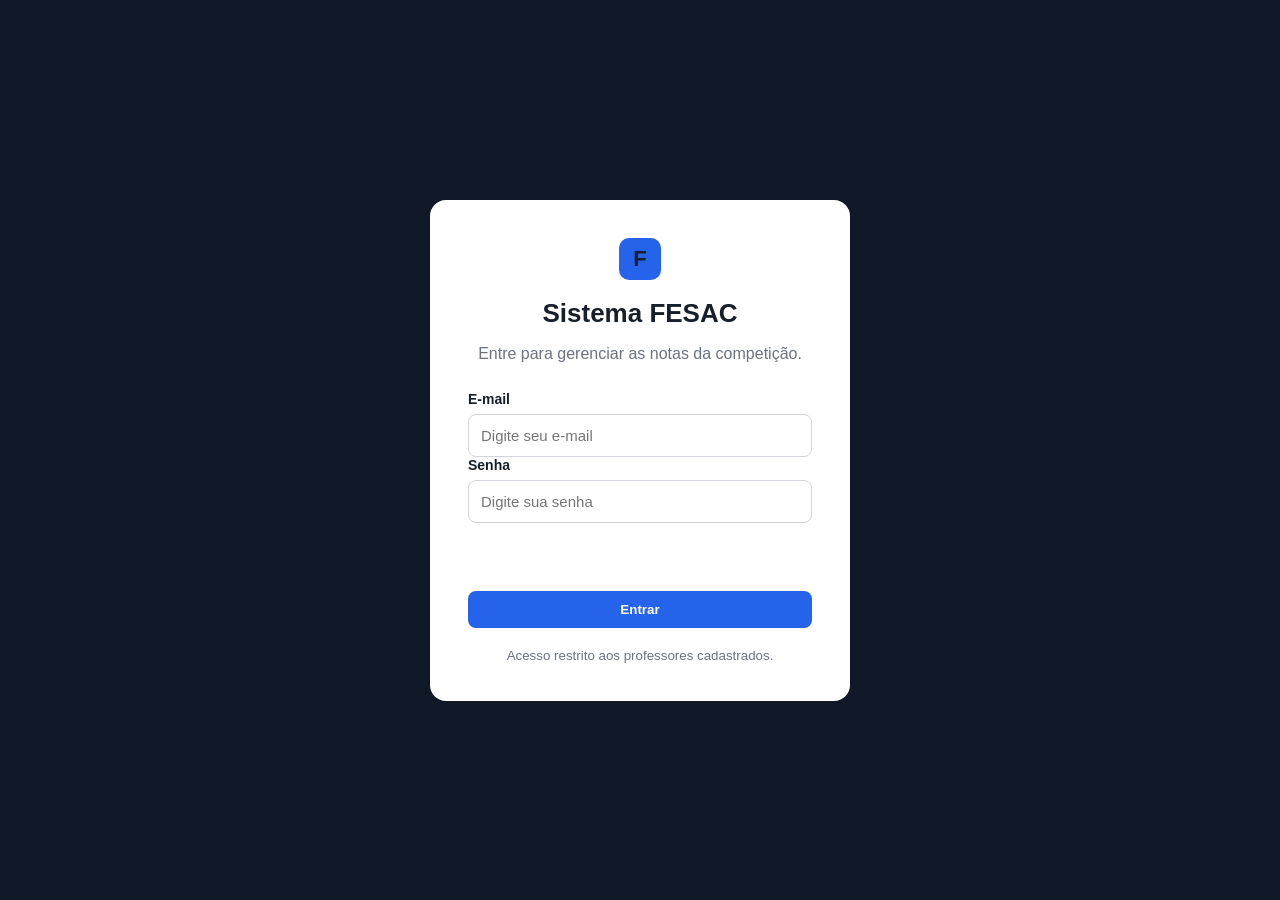
<file: src/main/resources/static/login.html>
<!DOCTYPE html>
<html lang="pt-BR">

<head>
    <meta charset="UTF-8">
    <meta name="viewport" content="width=device-width,initial-scale=1.0">
    <title>Login | FESAC</title>
    <link rel="stylesheet" href="css/style.css">
</head>

<body class="login-page">
    <div class="login-card">
        <div class="logo">F</div>
        <h1>Sistema FESAC</h1>
        <p>Entre para gerenciar as notas da competição.</p>
        <form id="form-login" novalidate>
            <label for="email">E-mail</label>
            <input id="email" type="email" autocomplete="username" placeholder="Digite seu e-mail">
            <label for="senha">Senha</label>
            <input id="senha" type="password" autocomplete="current-password" placeholder="Digite sua senha">
            <p class="erro-login" id="erro" role="alert"></p>
            <button class="btn primary full" id="entrar" type="submit">Entrar</button>
        </form><small>Acesso
            restrito aos professores cadastrados.</small>
    </div>
<script src="js/login.js"></script>
</body>

</html>
</file>
<file: src/main/resources/static/css/style.css>
* {
    box-sizing: border-box
}

body {
    margin: 0;
    font-family: Inter, Arial, sans-serif;
    background: #f4f6f8;
    color: #17202a
}

.app {
    display: flex;
    min-height: 100vh
}

.sidebar {
    width: 250px;
    background: #111827;
    color: #fff;
    padding: 26px 18px;
    display: flex;
    flex-direction: column
}

.brand {
    display: flex;
    align-items: center;
    gap: 12px;
    margin-bottom: 40px
}

.brand span,
.logo {
    width: 42px;
    height: 42px;
    border-radius: 10px;
    background: #2563eb;
    display: grid;
    place-items: center;
    font-size: 22px;
    font-weight: 800
}

.brand strong {
    display: block;
    font-size: 20px
}

.brand small,
.user-box small {
    display: block;
    color: #9ca3af;
    margin-top: 3px
}

.sidebar nav {
    display: flex;
    flex-direction: column;
    gap: 7px
}

.sidebar a {
    color: #cbd5e1;
    text-decoration: none;
    padding: 12px 14px;
    border-radius: 8px
}

.sidebar a:hover,
.sidebar a.active {
    background: #1d4ed8;
    color: #fff
}

.user-box {
    margin-top: auto;
    border-top: 1px solid #374151;
    padding-top: 18px;
    display: flex;
    gap: 10px;
    align-items: center
}

.avatar {
    width: 36px;
    height: 36px;
    border-radius: 50%;
    background: #374151;
    display: grid;
    place-items: center
}

main {
    flex: 1;
    padding: 30px 40px;
    max-width: 1400px;
    margin: auto;
    width: 100%
}

header {
    display: flex;
    justify-content: space-between;
    align-items: center;
    margin-bottom: 28px
}

h1 {
    margin: 0 0 6px;
    font-size: 30px
}

header p {
    margin: 0;
    color: #6b7280
}

.cards {
    display: grid;
    grid-template-columns: repeat(4, 1fr);
    gap: 18px;
    margin-bottom: 24px
}

.card,
.panel,
.winner {
    background: #fff;
    border: 1px solid #e5e7eb;
    border-radius: 12px;
    padding: 22px;
    box-shadow: 0 2px 8px #00000008
}

.card span {
    color: #6b7280;
    font-size: 14px
}

.card strong {
    display: block;
    font-size: 28px;
    margin-top: 10px
}

.highlight {
    border-left: 4px solid #2563eb
}

.panel {
    margin-bottom: 22px
}

.panel h2 {
    margin-top: 0
}

.quick {
    display: grid;
    grid-template-columns: repeat(4, 1fr);
    gap: 12px
}

.quick a {
    padding: 18px;
    background: #f8fafc;
    border: 1px solid #e5e7eb;
    border-radius: 9px;
    text-decoration: none;
    color: #1d4ed8;
    font-weight: 600
}

.btn {
    border: 0;
    border-radius: 8px;
    padding: 11px 18px;
    font-weight: 700;
    cursor: pointer
}

.primary {
    background: #2563eb;
    color: white
}

.secondary {
    background: #e5e7eb;
    color: #111827
}

.full {
    width: 100%;
    margin-top: 10px
}

label {
    display: block;
    font-size: 14px;
    font-weight: 700;
    margin-bottom: 7px
}

input,
select {
    width: 100%;
    padding: 12px;
    border: 1px solid #d1d5db;
    border-radius: 8px;
    font-size: 15px;
    background: #fff
}

.form-grid {
    display: grid;
    grid-template-columns: 1fr 220px;
    gap: 18px;
    align-items: end
}

.form-grid .btn {
    height: 44px
}

table {
    width: 100%;
    border-collapse: collapse
}

th,
td {
    text-align: left;
    padding: 14px;
    border-bottom: 1px solid #e5e7eb
}

th {
    font-size: 13px;
    color: #6b7280;
    text-transform: uppercase
}

.link {
    border: 0;
    background: none;
    color: #2563eb;
    cursor: pointer
}

.danger {
    color: #dc2626
}

.small-input {
    max-width: 100px
}

.actions {
    display: flex;
    justify-content: flex-end;
    margin-top: 18px
}

.winner {
    background: #eff6ff;
    border-color: #bfdbfe;
    text-align: center;
    margin-bottom: 22px
}

.winner span {
    display: block;
    color: #1d4ed8;
    font-weight: 700
}

.winner strong {
    display: block;
    font-size: 34px;
    margin: 8px
}

.winner small {
    color: #475569
}

.first {
    background: #f8fafc
}

footer {
    text-align: center;
    color: #9ca3af;
    padding: 28px
}

.login-page {
    min-height: 100vh;
    display: grid;
    place-items: center;
    background: #111827
}

.login-card {
    background: #fff;
    width: min(420px, 92%);
    padding: 38px;
    border-radius: 16px;
    text-align: center
}

.login-card .logo {
    margin: 0 auto 18px
}

.login-card h1 {
    font-size: 26px
}

.login-card p {
    color: #6b7280;
    margin-bottom: 28px
}

.login-card form {
    text-align: left
}

.login-card small {
    display: block;
    color: #6b7280;
    margin-top: 20px
}

@media(max-width:800px) {
    .app {
        flex-direction: column
    }

    .sidebar {
        width: 100%;
        padding: 14px 16px
    }

    .brand {
        margin-bottom: 12px
    }

    .sidebar nav {
        flex-direction: row;
        overflow-x: auto;
        gap: 4px
    }

    .sidebar a {
        white-space: nowrap;
        padding: 10px 12px
    }

    .user-box {
        display: none
    }

    header {
        flex-wrap: wrap;
        gap: 12px
    }

    .panel {
        overflow-x: auto
    }

    th,
    td {
        padding: 10px
    }

    .cards,
    .quick {
        grid-template-columns: 1fr 1fr
    }

    .form-grid {
        grid-template-columns: 1fr
    }

    .app main {
        padding: 20px
    }

    .cards {
        gap: 10px
    }
}

@media(max-width:520px) {

    .cards,
    .quick {
        grid-template-columns: 1fr
    }

    h1 {
        font-size: 24px
    }
}


.erro-login { color: #dc2626; font-size: 14px; margin: 12px 0 0; min-height: 18px; }
.sucesso-login { color: #16a34a; font-size: 14px; margin: 12px 0 0; min-height: 18px; }
</file>
